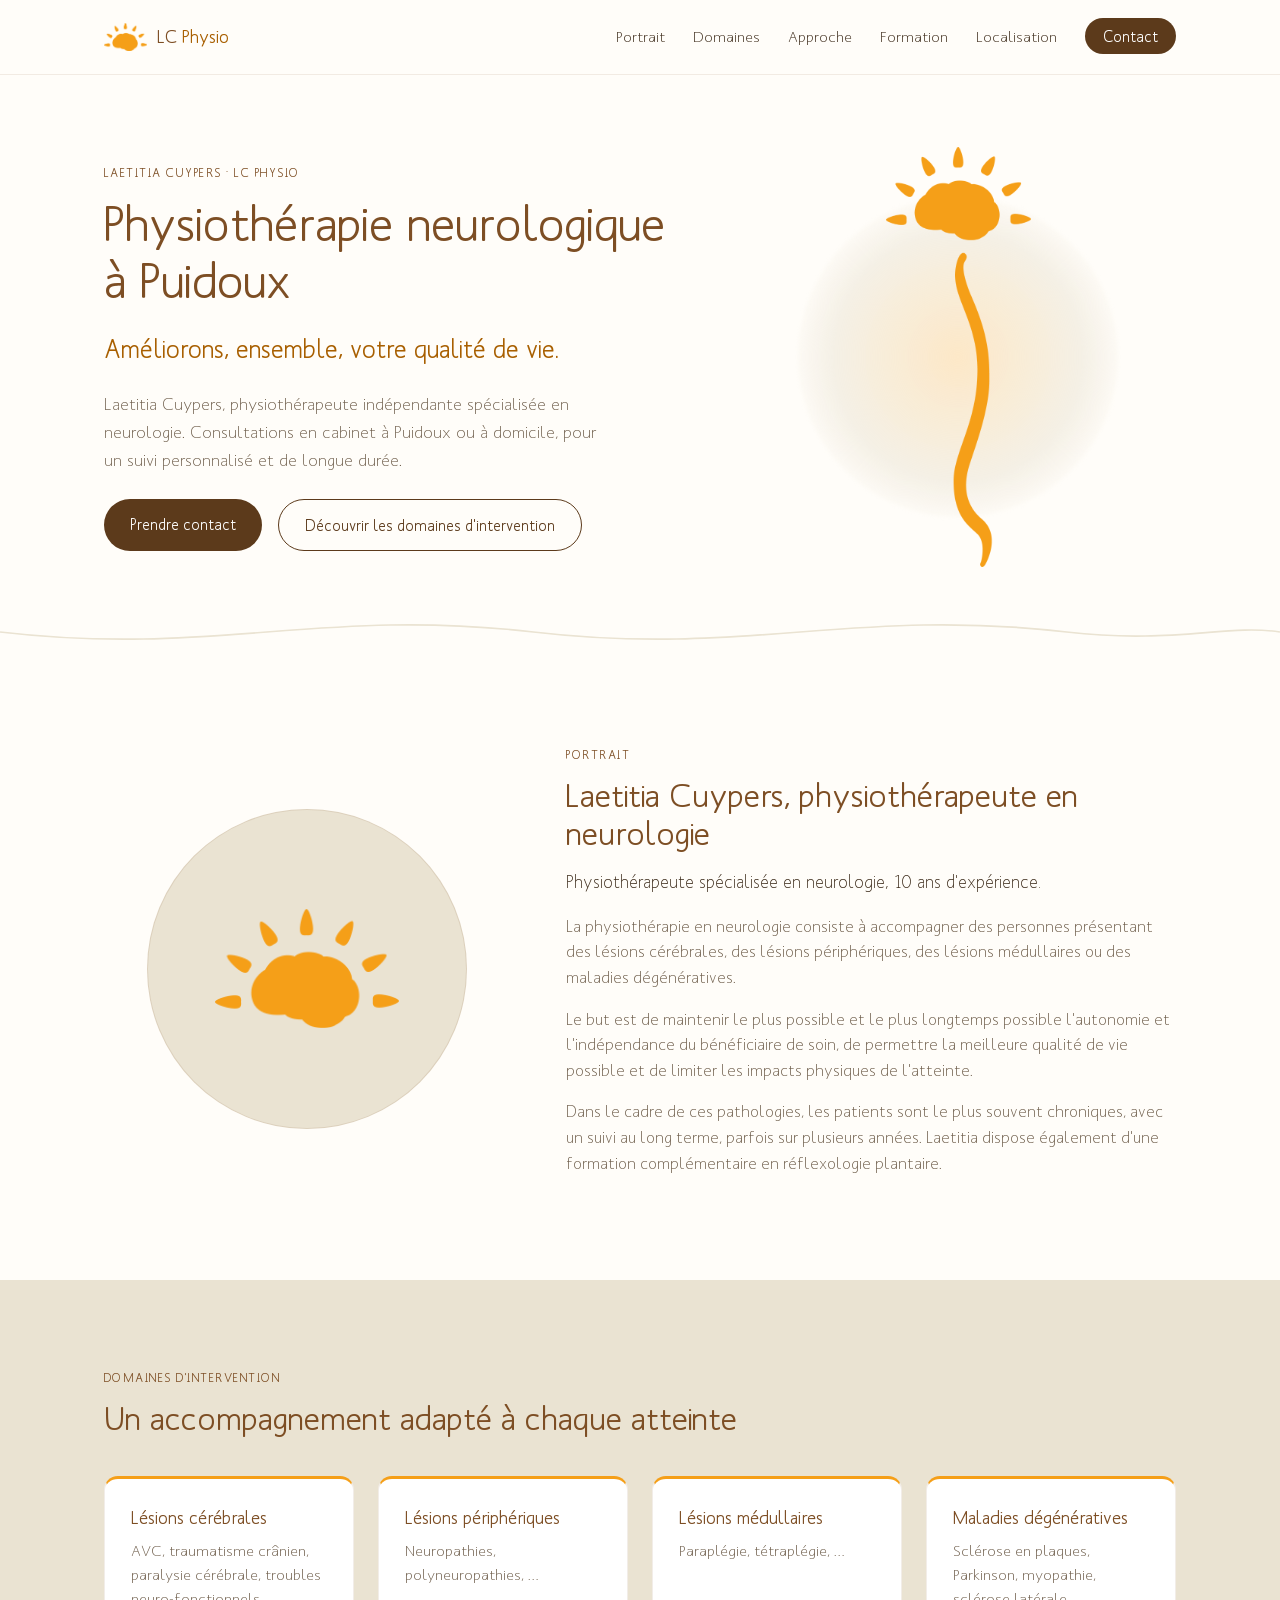
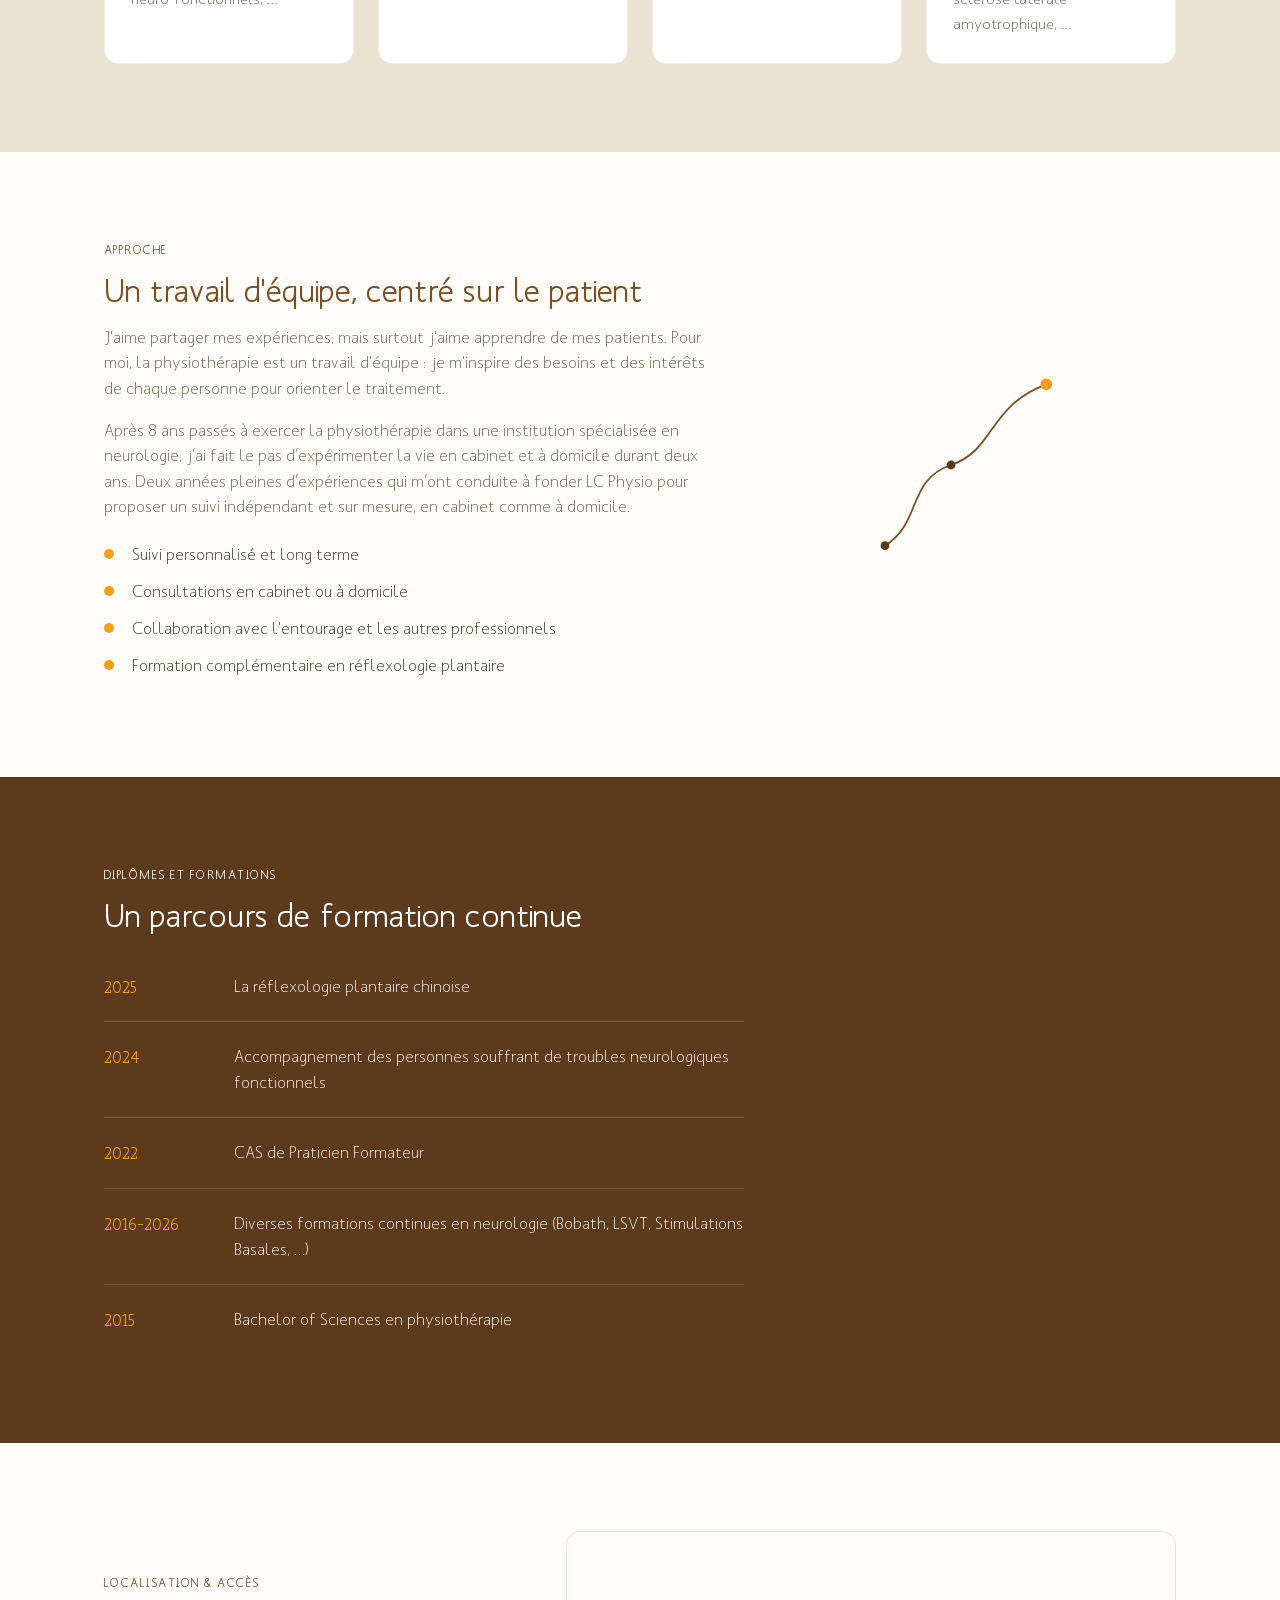
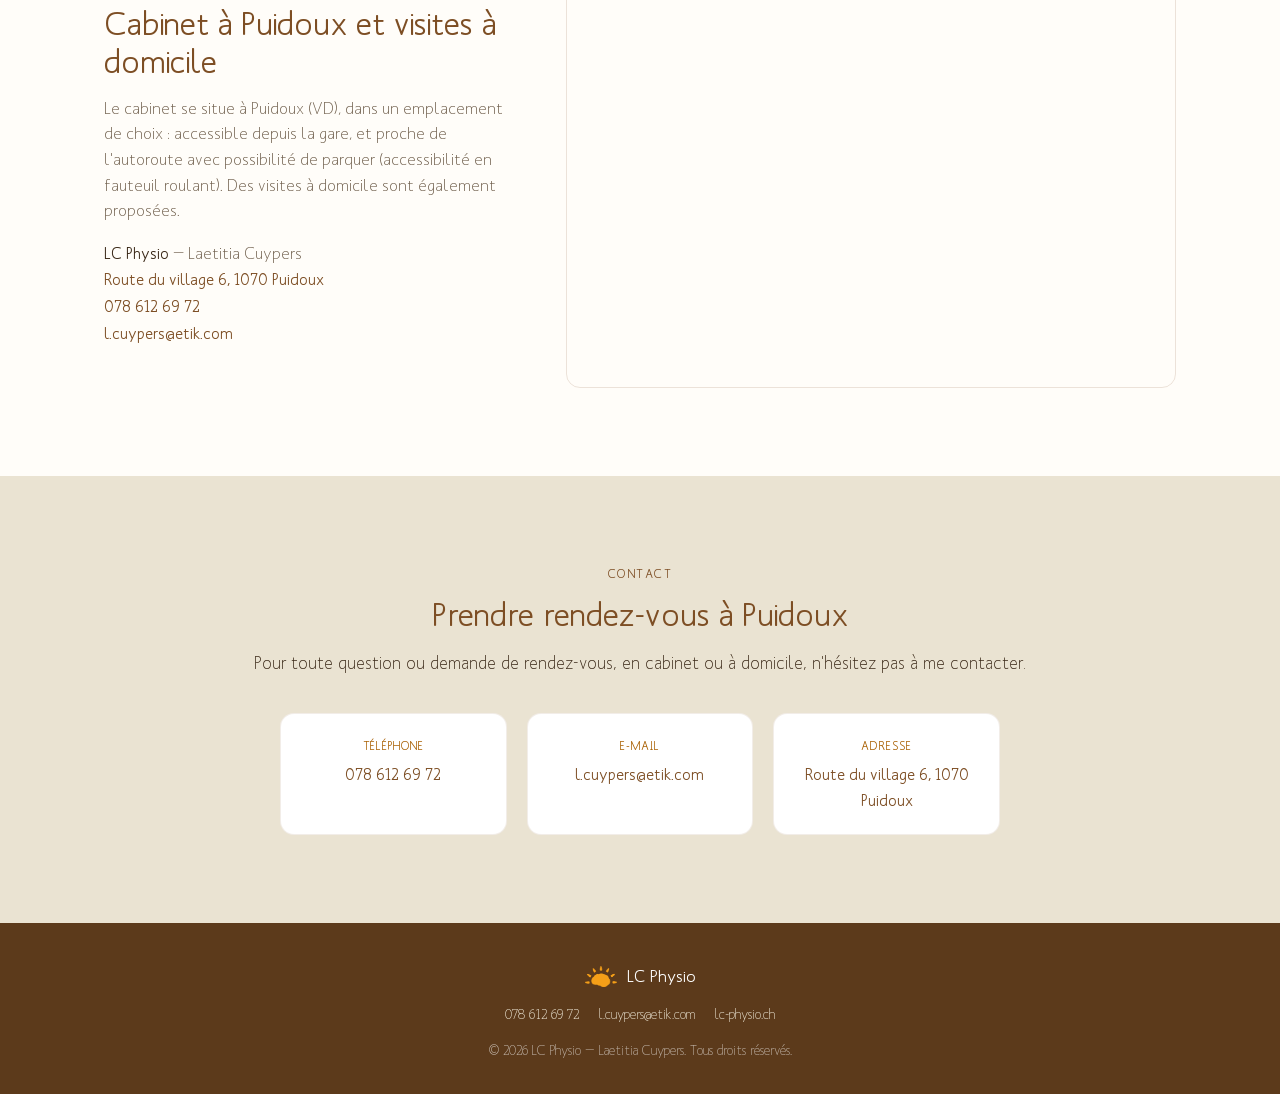
<file: index.html>
<!DOCTYPE html>
<html lang="fr">
<head>
<meta charset="UTF-8">
<meta name="viewport" content="width=device-width, initial-scale=1.0">
<title>LC Physio – Physiothérapeute en neurologie à Puidoux (VD)</title>
<meta name="description" content="Physiothérapeute spécialisée en neurologie à Puidoux (VD) : AVC, Parkinson, sclérose en plaques, lésions médullaires. Cabinet et visites à domicile.">
<link rel="canonical" href="https://lc-physio.ch/">
<meta name="robots" content="index, follow, max-image-preview:large">
<meta name="theme-color" content="#FFFDF9">
<meta name="author" content="Laetitia Cuypers">

<!-- Icônes -->
<link rel="icon" href="favicon.ico" sizes="48x48">
<link rel="icon" type="image/png" href="images/favicon-192.png" sizes="192x192">
<link rel="apple-touch-icon" href="images/apple-touch-icon.png">
<link rel="manifest" href="site.webmanifest">

<!-- Partage (Facebook, LinkedIn, WhatsApp, …) -->
<meta property="og:type" content="website">
<meta property="og:site_name" content="LC Physio">
<meta property="og:locale" content="fr_CH">
<meta property="og:url" content="https://lc-physio.ch/">
<meta property="og:title" content="LC Physio – Physiothérapeute en neurologie à Puidoux">
<meta property="og:description" content="Laetitia Cuypers, physiothérapeute spécialisée en neurologie. Consultations en cabinet à Puidoux (VD) et à domicile.">
<meta property="og:image" content="https://lc-physio.ch/images/og-image.png">
<meta property="og:image:width" content="1200">
<meta property="og:image:height" content="630">
<meta property="og:image:alt" content="LC Physio – Laetitia Cuypers, physiothérapie neurologique à Puidoux">
<meta name="twitter:card" content="summary_large_image">
<meta name="twitter:title" content="LC Physio – Physiothérapeute en neurologie à Puidoux">
<meta name="twitter:description" content="Laetitia Cuypers, physiothérapeute spécialisée en neurologie. Consultations en cabinet à Puidoux (VD) et à domicile.">
<meta name="twitter:image" content="https://lc-physio.ch/images/og-image.png">

<!-- Polices : chargées en priorité pour éviter le saut de mise en page -->
<link rel="preload" href="fonts/MankSans.woff2" as="font" type="font/woff2" crossorigin>
<link rel="preload" href="fonts/MankSans-Medium.woff2" as="font" type="font/woff2" crossorigin>

<link rel="stylesheet" href="css/style.css">

<!-- Données structurées (schema.org) pour Google -->
<script type="application/ld+json">
{
  "@context": "https://schema.org",
  "@graph": [
    {
      "@type": "WebSite",
      "@id": "https://lc-physio.ch/#website",
      "url": "https://lc-physio.ch/",
      "name": "LC Physio",
      "inLanguage": "fr-CH",
      "publisher": {
        "@id": "https://lc-physio.ch/#cabinet"
      }
    },
    {
      "@type": "Physiotherapy",
      "@id": "https://lc-physio.ch/#cabinet",
      "name": "LC Physio",
      "alternateName": "LC Physio – Laetitia Cuypers",
      "description": "Cabinet de physiothérapie spécialisé en neurologie à Puidoux (VD) : suivi personnalisé et de longue durée, en cabinet et à domicile.",
      "url": "https://lc-physio.ch/",
      "logo": "https://lc-physio.ch/images/lc-physio-icon.png",
      "image": "https://lc-physio.ch/images/og-image.png",
      "telephone": "+41786126972",
      "email": "l.cuypers@etik.com",
      "address": {
        "@type": "PostalAddress",
        "streetAddress": "Route du village 6",
        "postalCode": "1070",
        "addressLocality": "Puidoux",
        "addressRegion": "VD",
        "addressCountry": "CH"
      },
      "hasMap": "https://www.google.com/maps/search/?api=1&query=Route+du+village+6,+1070+Puidoux,+Suisse",
      "areaServed": {
        "@type": "City",
        "name": "Puidoux"
      },
      "availableLanguage": "fr",
      "founder": {
        "@id": "https://lc-physio.ch/#laetitia-cuypers"
      },
      "amenityFeature": {
        "@type": "LocationFeatureSpecification",
        "name": "Accès en fauteuil roulant",
        "value": true
      },
      "knowsAbout": [
        "Physiothérapie neurologique",
        "AVC",
        "Traumatisme crânien",
        "Paralysie cérébrale",
        "Neuropathies",
        "Lésions médullaires",
        "Sclérose en plaques",
        "Maladie de Parkinson",
        "Sclérose latérale amyotrophique",
        "Réflexologie plantaire"
      ],
      "hasOfferCatalog": {
        "@type": "OfferCatalog",
        "name": "Domaines d'intervention",
        "itemListElement": [
          {
            "@type": "Offer",
            "itemOffered": {
              "@type": "Service",
              "name": "Physiothérapie des lésions cérébrales",
              "description": "AVC, traumatisme crânien, paralysie cérébrale, troubles neuro-fonctionnels."
            }
          },
          {
            "@type": "Offer",
            "itemOffered": {
              "@type": "Service",
              "name": "Physiothérapie des lésions périphériques",
              "description": "Neuropathies, polyneuropathies."
            }
          },
          {
            "@type": "Offer",
            "itemOffered": {
              "@type": "Service",
              "name": "Physiothérapie des lésions médullaires",
              "description": "Paraplégie, tétraplégie."
            }
          },
          {
            "@type": "Offer",
            "itemOffered": {
              "@type": "Service",
              "name": "Physiothérapie des maladies dégénératives",
              "description": "Sclérose en plaques, Parkinson, myopathie, sclérose latérale amyotrophique."
            }
          },
          {
            "@type": "Offer",
            "itemOffered": {
              "@type": "Service",
              "name": "Physiothérapie à domicile",
              "description": "Visites à domicile pour un suivi personnalisé."
            }
          }
        ]
      }
    },
    {
      "@type": "Person",
      "@id": "https://lc-physio.ch/#laetitia-cuypers",
      "name": "Laetitia Cuypers",
      "jobTitle": "Physiothérapeute spécialisée en neurologie",
      "worksFor": {
        "@id": "https://lc-physio.ch/#cabinet"
      },
      "url": "https://lc-physio.ch/",
      "knowsAbout": [
        "Physiothérapie neurologique",
        "Réflexologie plantaire"
      ]
    }
  ]
}
</script>
</head>
<body id="top">

<a href="#contenu" class="skip-link">Aller au contenu</a>

<header class="site-header">
  <div class="container header-inner">
    <a href="#top" class="logo">
      <img src="images/lc-physio-icon.png" alt="" class="logo-mark" width="40" height="26">
      <span>LC <strong>Physio</strong></span>
    </a>

    <!-- Navigation : barre horizontale sur ordinateur, menu latéral sur mobile -->
    <nav class="main-nav" id="main-nav" aria-label="Navigation principale">
      <div class="drawer-head">
        <span class="drawer-title">Menu</span>
        <button class="drawer-close" id="nav-close" type="button" aria-label="Fermer le menu">
          <svg viewBox="0 0 24 24" width="22" height="22" aria-hidden="true" focusable="false"><path d="M5 5l14 14M19 5L5 19" /></svg>
        </button>
      </div>
      <ul class="nav-list">
        <li><a href="#portrait">Portrait</a></li>
        <li><a href="#domaines">Domaines</a></li>
        <li><a href="#approche">Approche</a></li>
        <li><a href="#formation">Formation</a></li>
        <li><a href="#localisation">Localisation</a></li>
        <li><a href="#contact" class="nav-cta">Contact</a></li>
      </ul>
      <div class="drawer-foot">
        <p class="drawer-foot-label">LC Physio — Laetitia Cuypers</p>
        <a href="tel:+41786126972">078&nbsp;612&nbsp;69&nbsp;72</a>
        <a href="mailto:l.cuypers@etik.com">l.cuypers@etik.com</a>
        <span class="drawer-foot-addr">Route du village 6, 1070 Puidoux</span>
      </div>
    </nav>

    <button class="nav-toggle" id="nav-toggle" type="button" aria-label="Ouvrir le menu" aria-expanded="false" aria-controls="main-nav">
      <span></span><span></span><span></span>
    </button>
  </div>

  <!-- Voile sombre derrière le menu latéral (mobile) -->
  <div class="nav-overlay" id="nav-overlay" aria-hidden="true"></div>
</header>

<main id="contenu">

  <!-- HERO -->
  <section class="hero">
    <div class="container hero-inner">
      <div class="hero-text">
        <p class="eyebrow">Laetitia Cuypers · LC Physio</p>
        <h1>Physiothérapie neurologique à Puidoux</h1>
        <p class="hero-tagline">Améliorons, ensemble, votre qualité de vie.</p>
        <p class="hero-lead">Laetitia Cuypers, physiothérapeute indépendante spécialisée en neurologie. Consultations en cabinet à Puidoux ou à domicile, pour un suivi personnalisé et de longue durée.</p>
        <div class="hero-actions">
          <a href="#contact" class="btn btn-primary">Prendre contact</a>
          <a href="#domaines" class="btn btn-ghost">Découvrir les domaines d'intervention</a>
        </div>
      </div>
      <div class="hero-figure">
        <div class="hero-glow" aria-hidden="true"></div>
        <img src="images/lc-physio-logo-full.png" alt="Logo LC Physio" class="hero-logo" width="764" height="2215" fetchpriority="high">
      </div>
    </div>
  </section>

  <div class="divider" aria-hidden="true">
    <svg viewBox="0 0 1200 60" preserveAspectRatio="none"><path d="M0 30 C 200 60, 300 0, 500 30 C 700 60, 800 0, 1000 30 C 1100 45, 1150 20, 1200 30" /></svg>
  </div>

  <!-- PORTRAIT -->
  <section class="section" id="portrait">
    <div class="container two-col">
      <div class="portrait-media" aria-hidden="true">
        <div class="portrait-frame">
          <img src="images/lc-physio-icon.png" alt="" class="portrait-icon" width="764" height="492" loading="lazy">
        </div>
      </div>
      <div class="portrait-text">
        <p class="eyebrow">Portrait</p>
        <h2>Laetitia Cuypers, physiothérapeute en neurologie</h2>
        <p class="lede">Physiothérapeute spécialisée en neurologie, 10 ans d'expérience.</p>
        <p>La physiothérapie en neurologie consiste à accompagner des personnes présentant des lésions cérébrales, des lésions périphériques, des lésions médullaires ou des maladies dégénératives.</p>
        <p>Le but est de maintenir le plus possible et le plus longtemps possible l'autonomie et l'indépendance du bénéficiaire de soin, de permettre la meilleure qualité de vie possible et de limiter les impacts physiques de l'atteinte.</p>
        <p>Dans le cadre de ces pathologies, les patients sont le plus souvent chroniques, avec un suivi au long terme, parfois sur plusieurs années. Laetitia dispose également d'une formation complémentaire en réflexologie plantaire.</p>
      </div>
    </div>
  </section>

  <!-- DOMAINES -->
  <section class="section section-tinted" id="domaines">
    <div class="container">
      <p class="eyebrow">Domaines d'intervention</p>
      <h2>Un accompagnement adapté à chaque atteinte</h2>
      <div class="card-grid">
        <article class="card">
          <h3>Lésions cérébrales</h3>
          <p>AVC, traumatisme crânien, paralysie cérébrale, troubles neuro-fonctionnels, …</p>
        </article>
        <article class="card">
          <h3>Lésions périphériques</h3>
          <p>Neuropathies, polyneuropathies, …</p>
        </article>
        <article class="card">
          <h3>Lésions médullaires</h3>
          <p>Paraplégie, tétraplégie, …</p>
        </article>
        <article class="card">
          <h3>Maladies dégénératives</h3>
          <p>Sclérose en plaques, Parkinson, myopathie, sclérose latérale amyotrophique, …</p>
        </article>
      </div>
    </div>
  </section>

  <!-- APPROCHE -->
  <section class="section" id="approche">
    <div class="container two-col reverse">
      <div class="approche-text">
        <p class="eyebrow">Approche</p>
        <h2>Un travail d'équipe, centré sur le patient</h2>
        <p>J'aime partager mes expériences, mais surtout j'aime apprendre de mes patients. Pour moi, la physiothérapie est un travail d'équipe : je m'inspire des besoins et des intérêts de chaque personne pour orienter le traitement.</p>
        <p>Après 8 ans passés à exercer la physiothérapie dans une institution spécialisée en neurologie, j’ai fait le pas d’expérimenter la vie en cabinet et à domicile durant deux ans. Deux années pleines d’expériences qui m’ont conduite à fonder LC Physio pour proposer un suivi indépendant et sur mesure, en cabinet comme à domicile.</p>
        <ul class="check-list">
          <li>Suivi personnalisé et long terme</li>
          <li>Consultations en cabinet ou à domicile</li>
          <li>Collaboration avec l'entourage et les autres professionnels</li>
          <li>Formation complémentaire en réflexologie plantaire</li>
        </ul>
      </div>
      <div class="approche-media" aria-hidden="true">
        <svg viewBox="0 0 300 300" class="pathway-small">
          <path class="pathway-line" d="M30 260 C 80 230, 60 170, 120 150 C 180 130, 170 70, 250 40" />
          <circle class="node" cx="30" cy="260" r="6"/>
          <circle class="node" cx="120" cy="150" r="6"/>
          <circle class="node node-accent" cx="250" cy="40" r="8"/>
        </svg>
      </div>
    </div>
  </section>

  <!-- FORMATION -->
  <section class="section section-dark" id="formation">
    <div class="container">
      <p class="eyebrow eyebrow-light">Diplômes et formations</p>
      <h2 class="on-dark">Un parcours de formation continue</h2>
      <ol class="timeline">
        <li>
          <span class="timeline-year">2025</span>
          <span class="timeline-desc">La réflexologie plantaire chinoise</span>
        </li>
        <li>
          <span class="timeline-year">2024</span>
          <span class="timeline-desc">Accompagnement des personnes souffrant de troubles neurologiques fonctionnels</span>
        </li>
        <li>
          <span class="timeline-year">2022</span>
          <span class="timeline-desc">CAS de Praticien Formateur</span>
        </li>
        <li>
          <span class="timeline-year">2016–2026</span>
          <span class="timeline-desc">Diverses formations continues en neurologie (Bobath, LSVT, Stimulations Basales, …)</span>
        </li>
        <li>
          <span class="timeline-year">2015</span>
          <span class="timeline-desc">Bachelor of Sciences en physiothérapie</span>
        </li>
      </ol>
    </div>
  </section>

  <!-- LOCALISATION -->
  <section class="section" id="localisation">
    <div class="container two-col">
      <div class="loc-text">
        <p class="eyebrow">Localisation &amp; accès</p>
        <h2>Cabinet à Puidoux et visites à domicile</h2>
        <p>Le cabinet se situe à Puidoux (VD), dans un emplacement de choix : accessible depuis la gare, et proche de l'autoroute avec possibilité de parquer (accessibilité en fauteuil roulant). Des visites à domicile sont également proposées.</p>
        <address>
          <strong>LC Physio</strong> — Laetitia Cuypers<br>
          <a href="https://www.google.com/maps/search/?api=1&query=Route+du+village+6,+1070+Puidoux,+Suisse" target="_blank" rel="noopener noreferrer">Route du village 6, 1070 Puidoux</a><br>
          <a href="tel:+41786126972">078&nbsp;612&nbsp;69&nbsp;72</a><br>
          <a href="mailto:l.cuypers@etik.com">l.cuypers@etik.com</a>
        </address>
      </div>
      <div class="loc-map">
        <iframe
          src="https://www.google.com/maps?q=Route+du+village+6,+1070+Puidoux,+Suisse&output=embed"
          loading="lazy"
          referrerpolicy="no-referrer-when-downgrade"
          title="Localisation de LC Physio — Route du village 6, 1070 Puidoux">
        </iframe>
      </div>
    </div>
  </section>

  <!-- CONTACT -->
  <section class="section section-tinted" id="contact">
    <div class="container contact-inner">
      <p class="eyebrow">Contact</p>
      <h2>Prendre rendez-vous à Puidoux</h2>
      <p class="lede">Pour toute question ou demande de rendez-vous, en cabinet ou à domicile, n'hésitez pas à me contacter.</p>
      <div class="contact-grid">
        <a class="contact-item" href="tel:+41786126972">
          <span class="contact-label">Téléphone</span>
          <span class="contact-value">078&nbsp;612&nbsp;69&nbsp;72</span>
        </a>
        <a class="contact-item" href="mailto:l.cuypers@etik.com">
          <span class="contact-label">E-mail</span>
          <span class="contact-value">l.cuypers@etik.com</span>
        </a>
        <a class="contact-item" href="https://www.google.com/maps/search/?api=1&query=Route+du+village+6,+1070+Puidoux,+Suisse" target="_blank" rel="noopener noreferrer">
          <span class="contact-label">Adresse</span>
          <span class="contact-value">Route du village 6, 1070 Puidoux</span>
        </a>
      </div>
    </div>
  </section>

</main>

<footer class="site-footer">
  <div class="container footer-inner">
    <a href="#top" class="footer-logo">
      <img src="images/lc-physio-icon.png" alt="" width="32" height="21" loading="lazy">
      <span>LC Physio</span>
    </a>
    <div class="footer-contact">
      <a href="tel:+41786126972">078&nbsp;612&nbsp;69&nbsp;72</a>
      <a href="mailto:l.cuypers@etik.com">l.cuypers@etik.com</a>
      <a href="https://lc-physio.ch">lc-physio.ch</a>
    </div>
    <p>© <span id="year"></span> LC Physio — Laetitia Cuypers. Tous droits réservés.</p>
  </div>
</footer>

<script src="js/main.js"></script>
</body>
</html>
</file>
<file: css/style.css>
/* ==========================================================
   LC Physio — polices de marque (Mank Sans)
   ========================================================== */
@font-face{
  font-family: 'Mank Sans';
  src: url('../fonts/MankSans.woff2') format('woff2');
  font-weight: 400;
  font-style: normal;
  font-display: swap;
}
@font-face{
  font-family: 'Mank Sans';
  src: url('../fonts/MankSans-Oblique.woff2') format('woff2');
  font-weight: 400;
  font-style: italic;
  font-display: swap;
}
@font-face{
  font-family: 'Mank Sans';
  src: url('../fonts/MankSans-Medium.woff2') format('woff2');
  font-weight: 600;
  font-style: normal;
  font-display: swap;
}
@font-face{
  font-family: 'Mank Sans';
  src: url('../fonts/MankSans-MediumOblique.woff2') format('woff2');
  font-weight: 600;
  font-style: italic;
  font-display: swap;
}

/* ==========================================================
   Tokens — palette officielle LC Physio
   ========================================================== */
:root{
  --orange:      #F59F18; /* accent de marque (logo, décors) */
  --orange-text: #A85F00; /* orange foncé pour le TEXTE sur fond clair (contraste 4.8:1) */
  --brown:       #7D4E24; /* titres, texte de marque */
  --brown-deep:  #5C3A1B; /* fond des sections sombres, boutons */
  --beige:       #EAE3D2; /* fond des sections claires alternées */
  --bg:          #FFFDF9; /* fond principal */
  --white:       #FFFFFF;
  --ink:         #3A2817; /* texte courant */
  --ink-soft:    #6B5A47; /* texte secondaire */

  --font: 'Mank Sans', 'Helvetica Neue', Arial, sans-serif;

  --radius: 14px;
  --container: 1120px;
}

*, *::before, *::after{ box-sizing: border-box; }

html{ scroll-behavior: smooth; }

body{
  margin:0;
  font-family: var(--font);
  font-weight: 400;
  color: var(--ink);
  background: var(--bg);
  line-height: 1.6;
  -webkit-font-smoothing: antialiased;
}

h1,h2,h3{
  font-family: var(--font);
  font-weight: 600;
  color: var(--brown);
  line-height: 1.15;
  margin: 0 0 .5em;
}

h1{ font-size: clamp(2rem, 4vw, 3.1rem); }
h2{ font-size: clamp(1.5rem, 2.6vw, 2.1rem); }
h3{ font-size: 1.15rem; }

p{ margin: 0 0 1em; color: var(--ink-soft); }

a{ color: var(--brown); text-decoration: none; }

.container{
  max-width: var(--container);
  margin: 0 auto;
  padding: 0 24px;
}

.eyebrow{
  font-family: var(--font);
  text-transform: uppercase;
  letter-spacing: .12em;
  font-size: .78rem;
  font-weight: 600;
  color: var(--brown);
  margin: 0 0 .8em;
}
.eyebrow-light{ color: var(--beige); }

:focus-visible{
  outline: 3px solid var(--orange);
  outline-offset: 3px;
}

.skip-link{
  position: absolute;
  left: 12px;
  top: -60px;
  z-index: 100;
  background: var(--brown-deep);
  color: var(--white);
  padding: 10px 16px;
  border-radius: 8px;
  font-weight: 600;
}
.skip-link:focus{ top: 12px; }

/* les ancres ne passent pas sous l'en-tête collant */
[id]{ scroll-margin-top: 82px; }

/* ==========================================================
   Header
   ========================================================== */
.site-header{
  position: sticky;
  top: 0;
  z-index: 50;
  background: rgba(255,253,249,.92);
  backdrop-filter: blur(8px);
  border-bottom: 1px solid rgba(125,78,36,.1);
}

.header-inner{
  display: flex;
  align-items: center;
  justify-content: space-between;
  height: 74px;
}

.logo{
  display: flex;
  flex-wrap: nowrap;
  align-items: center;
  gap: 10px;
  font-weight: 600;
  font-size: 1.15rem;
  color: var(--brown);
  white-space: nowrap;
}
.logo-mark{ display: block; height: 28px; width: auto; flex-shrink: 0; }
.logo strong{ font-weight: 600; color: var(--orange-text); }

.nav-list{
  display: flex;
  align-items: center;
  gap: 28px;
  list-style: none;
  margin: 0;
  padding: 0;
}
.main-nav a{
  color: var(--ink);
  font-weight: 400;
  font-size: .95rem;
}
.main-nav a:hover{ color: var(--brown); }
.main-nav a[aria-current="true"]:not(.nav-cta){ color: var(--brown); font-weight: 600; }

.nav-cta{
  background: var(--brown-deep);
  color: var(--white) !important;
  padding: 9px 18px;
  border-radius: 999px;
  font-weight: 600 !important;
}
.nav-cta:hover{ background: var(--brown); }

/* Éléments réservés au menu latéral (cachés sur ordinateur) */
.drawer-head, .drawer-foot, .nav-overlay{ display: none; }

.nav-toggle{
  display: none;
  flex-direction: column;
  justify-content: center;
  gap: 5px;
  width: 40px;
  height: 40px;
  background: none;
  border: none;
  cursor: pointer;
}
.nav-toggle span{
  display: block;
  height: 2px;
  background: var(--brown);
  border-radius: 2px;
}

/* ==========================================================
   Buttons
   ========================================================== */
.btn{
  display: inline-block;
  padding: 13px 26px;
  border-radius: 999px;
  font-weight: 600;
  font-size: .95rem;
  transition: transform .15s ease, background .15s ease;
}
.btn-primary{
  background: var(--brown-deep);
  color: var(--white);
}
.btn-primary:hover{ background: var(--brown); transform: translateY(-1px); }

.btn-ghost{
  border: 1.5px solid var(--brown-deep);
  color: var(--brown-deep);
}
.btn-ghost:hover{ background: var(--beige); }

.hero-actions{ display:flex; gap:16px; flex-wrap: wrap; margin-top: 1.6em; }

/* ==========================================================
   Hero
   ========================================================== */
.hero{ padding: 72px 0 40px; }

.hero-inner{
  display: grid;
  grid-template-columns: 1.15fr .85fr;
  gap: 48px;
  align-items: center;
}

.hero-tagline{
  font-size: clamp(1.2rem, 2.2vw, 1.6rem);
  color: var(--orange-text);
  font-weight: 600;
  line-height: 1.3;
  margin: 0 0 1em;
}
.hero-lead{ font-size: 1.08rem; max-width: 46ch; }

.hero-figure{
  position: relative;
  display: flex;
  align-items: center;
  justify-content: center;
  min-height: 360px;
}
.hero-glow{
  position: absolute;
  inset: 0;
  margin: auto;
  width: 320px;
  height: 320px;
  border-radius: 50%;
  background: radial-gradient(circle, rgba(245,159,24,.22) 0%, rgba(234,227,210,.5) 55%, rgba(234,227,210,0) 75%);
  filter: blur(2px);
}
.hero-logo{
  position: relative;
  max-height: 420px;
  width: auto;
  max-width: 100%;
}

/* pathway accents used in Approche section */
.pathway-small{ width: 100%; height: auto; max-width: 220px; margin: 0 auto; display: block; }
.pathway-line{
  fill: none;
  stroke: var(--brown);
  stroke-width: 2.5;
  stroke-linecap: round;
}
.node{ fill: var(--brown-deep); }
.node-accent{ fill: var(--orange); }

/* divider */
.divider{ line-height: 0; }
.divider svg{ width: 100%; height: 50px; display:block; }
.divider path{ fill: none; stroke: var(--beige); stroke-width: 2; }

/* ==========================================================
   Sections
   ========================================================== */
.section{ padding: 88px 0; }
.section-tinted{ background: var(--beige); }
.section-dark{ background: var(--brown-deep); }
.section-dark p, .section-dark h2{ color: var(--white); }
.on-dark{ color: var(--white); }

.two-col{
  display: grid;
  grid-template-columns: .8fr 1.2fr;
  gap: 56px;
  align-items: center;
}
.two-col.reverse{ grid-template-columns: 1.2fr .8fr; }
.two-col.reverse .approche-media{ order: 2; }

.lede{ font-size: 1.1rem; color: var(--ink); }

/* portrait */
.portrait-frame{
  aspect-ratio: 1;
  max-width: 320px;
  border-radius: 50%;
  background: var(--beige);
  display: flex;
  align-items: center;
  justify-content: center;
  margin: 0 auto;
  border: 1px solid rgba(125,78,36,.12);
}
.portrait-icon{
  width: 58%;
  height: auto;
}

/* cards */
.card-grid{
  display: grid;
  grid-template-columns: repeat(auto-fit, minmax(230px, 1fr));
  gap: 24px;
  margin-top: 40px;
}
.card{
  background: var(--white);
  border-radius: var(--radius);
  padding: 28px 26px;
  border: 1px solid rgba(125,78,36,.1);
  border-top: 3px solid var(--orange);
}
.card h3{ color: var(--brown); }
.card p{ margin: 0; font-size: .95rem; }

/* check list */
.check-list{ list-style: none; margin: 1.4em 0 0; padding: 0; }
.check-list li{
  position: relative;
  padding-left: 28px;
  margin-bottom: .7em;
  color: var(--ink);
}
.check-list li::before{
  content: '';
  position: absolute;
  left: 0; top: 7px;
  width: 10px; height: 10px;
  border-radius: 50%;
  background: var(--orange);
}

/* timeline */
.timeline{
  list-style: none;
  margin: 40px 0 0;
  padding: 0;
  display: grid;
  gap: 22px;
  max-width: 640px;
}
.timeline li{
  display: grid;
  grid-template-columns: 110px 1fr;
  gap: 20px;
  padding-bottom: 22px;
  border-bottom: 1px solid rgba(255,255,255,.18);
}
.timeline li:last-child{ border-bottom: none; }
.timeline-year{
  font-family: var(--font);
  color: var(--orange);
  font-weight: 600;
}
.timeline-desc{ color: var(--white); }

/* localisation */
address{ font-style: normal; color: var(--ink-soft); }
address a{ color: var(--brown); font-weight: 600; }
address strong{ color: var(--ink); }
.loc-map{
  border-radius: var(--radius);
  overflow: hidden;
  aspect-ratio: 4/3;
  border: 1px solid rgba(125,78,36,.15);
}
.loc-map iframe{ display: block; width: 100%; height: 100%; border: 0; }

/* contact */
.contact-inner{ text-align: center; }
.contact-grid{
  display: grid;
  grid-template-columns: repeat(auto-fit, minmax(200px, 1fr));
  gap: 20px;
  max-width: 720px;
  margin: 36px auto 0;
}
.contact-item{
  background: var(--white);
  border-radius: var(--radius);
  padding: 22px;
  display: flex;
  flex-direction: column;
  gap: 6px;
  color: var(--ink);
  border: 1px solid rgba(125,78,36,.1);
  transition: border-color .15s ease, transform .15s ease;
}
.contact-item:hover{ border-color: var(--orange); transform: translateY(-2px); }
.contact-label{
  font-size: .75rem;
  text-transform: uppercase;
  letter-spacing: .08em;
  color: var(--orange-text);
  font-weight: 600;
}
.contact-value{ font-weight: 600; color: var(--brown); }

/* ==========================================================
   Footer
   ========================================================== */
.site-footer{
  background: var(--brown-deep);
  color: rgba(255,255,255,.75);
  padding: 40px 0 32px;
}
.footer-inner{
  display: flex;
  flex-direction: column;
  align-items: center;
  gap: 14px;
  text-align: center;
  font-size: .85rem;
}
.footer-logo{
  display: flex;
  align-items: center;
  gap: 10px;
  font-weight: 600;
  font-size: 1.05rem;
  color: var(--white);
}
.footer-contact{
  display: flex;
  gap: 20px;
  flex-wrap: wrap;
  justify-content: center;
}
.footer-contact a{ color: var(--beige); }
.footer-contact a:hover{ color: var(--orange); }
.footer-inner p{ color: rgba(255,255,255,.6); margin: 0; }

/* ==========================================================
   Responsive
   ========================================================== */
@media (max-width: 860px){
  .two-col, .two-col.reverse{ grid-template-columns: 1fr; }
  .two-col.reverse .approche-media{ order: -1; max-width: 200px; margin: 0 auto; }
  .hero-inner{ grid-template-columns: 1fr; }
  .hero-figure{ min-height: 260px; }
  .hero-logo{ max-height: 280px; }
  .timeline li{ grid-template-columns: 90px 1fr; }
}

@media (max-width: 700px){
  .section{ padding: 64px 0; }
  .nav-toggle{ display: flex; }

  /* backdrop-filter créerait un repère pour les éléments fixed : on le retire */
  .site-header{
    background: var(--bg);
    -webkit-backdrop-filter: none;
    backdrop-filter: none;
  }

  /* Voile */
  .nav-overlay{
    display: block;
    position: fixed;
    inset: 0;
    z-index: 1;
    background: rgba(58,40,23,.5);
    opacity: 0;
    visibility: hidden;
    transition: opacity .3s ease, visibility 0s linear .3s;
  }
  body.nav-open .nav-overlay{
    opacity: 1;
    visibility: visible;
    transition: opacity .3s ease;
  }

  /* Menu latéral (tiroir à droite) */
  .main-nav{
    position: fixed;
    top: 0;
    right: 0;
    bottom: 0;
    z-index: 2;
    width: min(84vw, 340px);
    display: flex;
    flex-direction: column;
    background: var(--bg);
    box-shadow: -12px 0 32px rgba(58,40,23,.18);
    overflow-y: auto;
    overscroll-behavior: contain;
    transform: translateX(100%);
    visibility: hidden;
    transition: transform .3s ease, visibility 0s linear .3s;
  }
  body.nav-open .main-nav{
    transform: translateX(0);
    visibility: visible;
    transition: transform .3s ease;
  }
  body.nav-open{ overflow: hidden; }

  .drawer-head{
    display: flex;
    align-items: center;
    justify-content: space-between;
    height: 74px;
    flex-shrink: 0;
    padding: 0 12px 0 24px;
    border-bottom: 1px solid rgba(125,78,36,.12);
  }
  .drawer-title{
    font-size: .78rem;
    font-weight: 600;
    text-transform: uppercase;
    letter-spacing: .12em;
    color: var(--brown);
  }
  .drawer-close{
    display: flex;
    align-items: center;
    justify-content: center;
    width: 44px;
    height: 44px;
    background: none;
    border: none;
    border-radius: 50%;
    color: var(--brown);
    cursor: pointer;
  }
  .drawer-close:hover{ background: var(--beige); }
  .drawer-close path{ fill: none; stroke: currentColor; stroke-width: 2; stroke-linecap: round; }

  .nav-list{
    flex-direction: column;
    align-items: stretch;
    gap: 0;
    padding: 12px 12px 0;
  }
  .nav-list li{ display: block; }
  .nav-list a{
    display: block;
    padding: 15px 12px;
    font-size: 1.1rem;
    border-radius: 10px;
  }
  .nav-list a:not(.nav-cta):hover,
  .nav-list a:not(.nav-cta):active{ background: var(--beige); }
  .nav-list li:last-child{ margin-top: 14px; }
  .nav-list .nav-cta{ text-align: center; padding: 14px 18px; border-radius: 999px; }

  .drawer-foot{
    display: flex;
    flex-direction: column;
    gap: 6px;
    margin-top: auto;
    padding: 24px;
    border-top: 1px solid rgba(125,78,36,.12);
    font-size: .92rem;
    color: var(--ink-soft);
  }
  .drawer-foot-label{ margin: 0 0 4px; font-weight: 600; color: var(--ink); }
  .drawer-foot a{ color: var(--brown); font-weight: 600; font-size: .95rem; }
}

/* Si on repasse en affichage large avec le menu ouvert, on remet la page en état */
@media (min-width: 701px){
  body.nav-open{ overflow: auto; }
}

@media (prefers-reduced-motion: reduce){
  html{ scroll-behavior: auto; }
  .btn{ transition: none; }
  .main-nav, .nav-overlay{ transition: none !important; }
}
</file>
